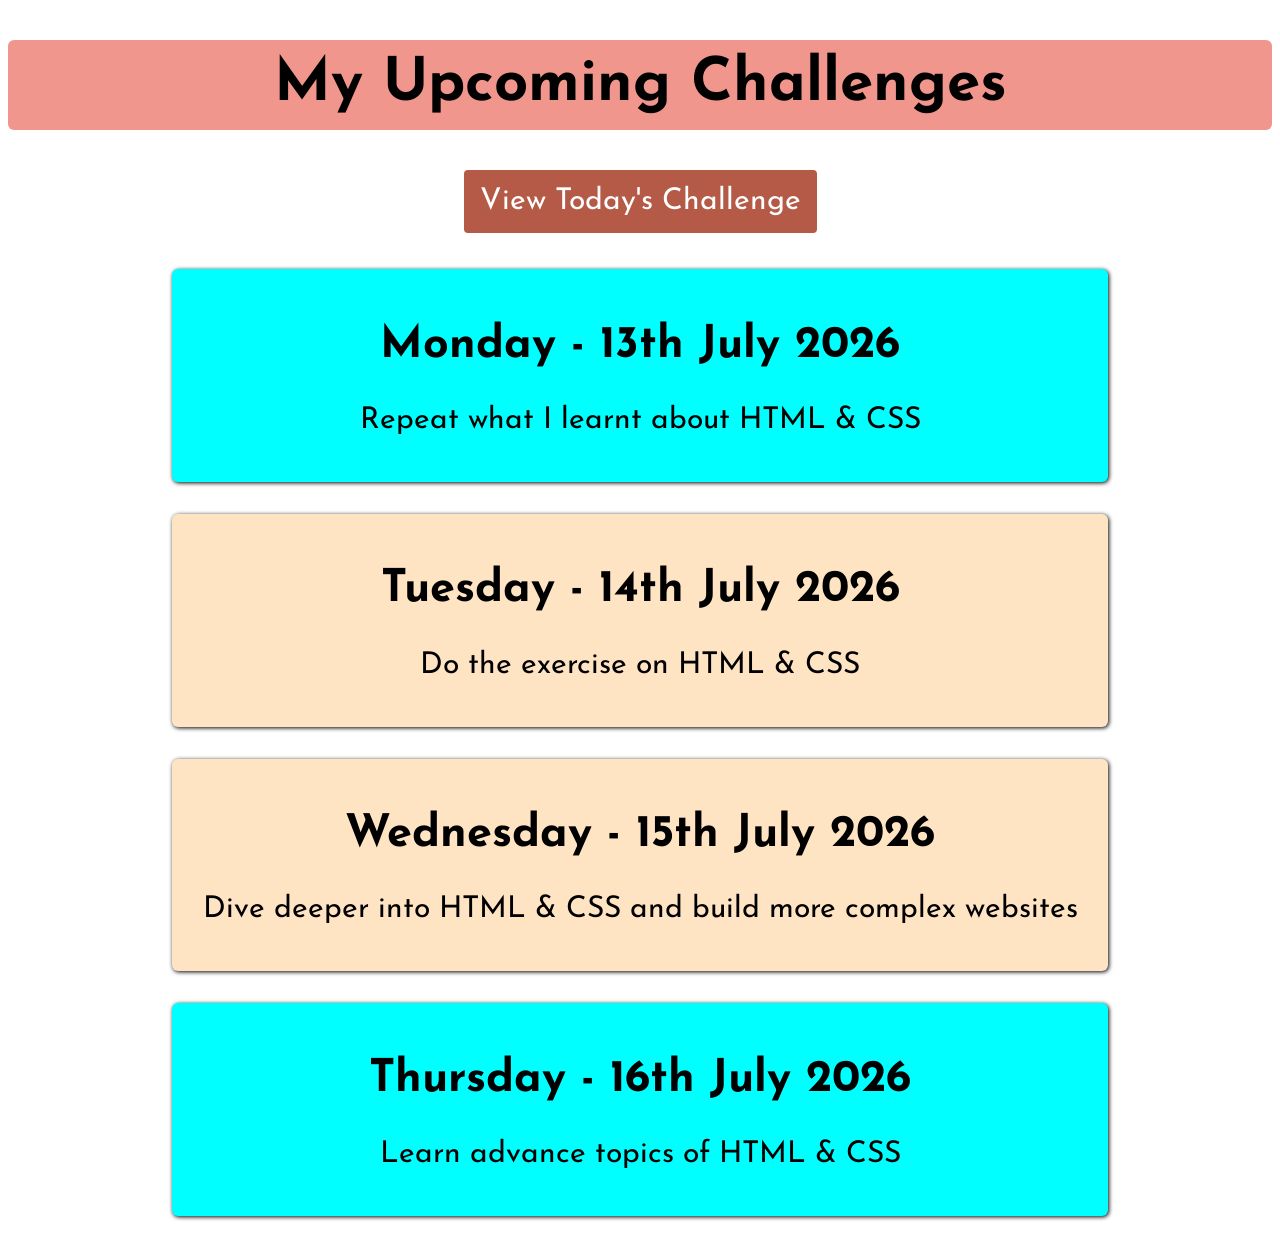
<file: Week1/Project-1-HTMLCSS/full-week.html>
<!DOCTYPE html>
<html lang="en">
<head>
    <meta charset="UTF-8">
    <link href="./full-week.css" rel="stylesheet">
    <link href="https://fonts.googleapis.com/css2?family=Josefin+Sans:ital,wght@0,100..700;1,100..700&family=Raleway:ital,wght@0,100..900;1,100..900&display=swap" rel="stylesheet">
    <title>Full Week</title>
</head>
<body>
    <header>
        <h1>My Upcoming Challenges</h1>
        <p><a href="Todays challenge">View Today's Challenge</a></p>
    </header>
    <main>
        <ol>
            <li>
                <h2>Monday - 13th July 2026</h2>
                <p>Repeat what I learnt about HTML & CSS</p>
            </li>
            <li class="description">
                <h2>Tuesday - 14th July 2026</h2>
                <p>Do the exercise on HTML & CSS</p>    
            </li>
            <li class="description">
                <h2>Wednesday - 15th July 2026</h2>
                <p>Dive deeper into HTML & CSS and build more complex websites</p>
            </li>
            <li>
                <h2>Thursday - 16th July 2026</h2>
                <p>Learn advance topics of HTML & CSS</p>
            </li>
        </ol>
    </main>
    <!-- <p>Repeat what I learnt about HTML & CSS</p>
    <p>Do the exercise on HTML & CSS</p>
    <p>Dive deeper into HTML & CSS and build more complex websites</p> -->
</body>
</html>
</file>
<file: Week1/Project-1-HTMLCSS/full-week.css>
body {
    font-family: "Josefin Sans",sans-serif;
    text-align: center;
    font-size: 30px;
}

h1 {
    background-color: rgb(240,150,140);
    border-radius: 6px;
    padding: 15px;
}
a {
    background-color: rgb(180,90,70);
    color: white;
    text-decoration: none;
    border-radius: 4px;
    padding: 16px;
    display: inline-block;
}
a:hover {
    background-color: rgb(220,200,190)
}
ol {

   list-style: none;
   width: 1000px;
   margin: 36px auto 0 auto;
   padding: 0;
   
}
li {
    margin:32px;
    background-color: aqua;
    border-radius: 6px;
    padding:16px;
    box-shadow: 1px 1px 4px rgba(0,0,0,1);
} 
.description {
    background-color: bisque;

}
</file>
